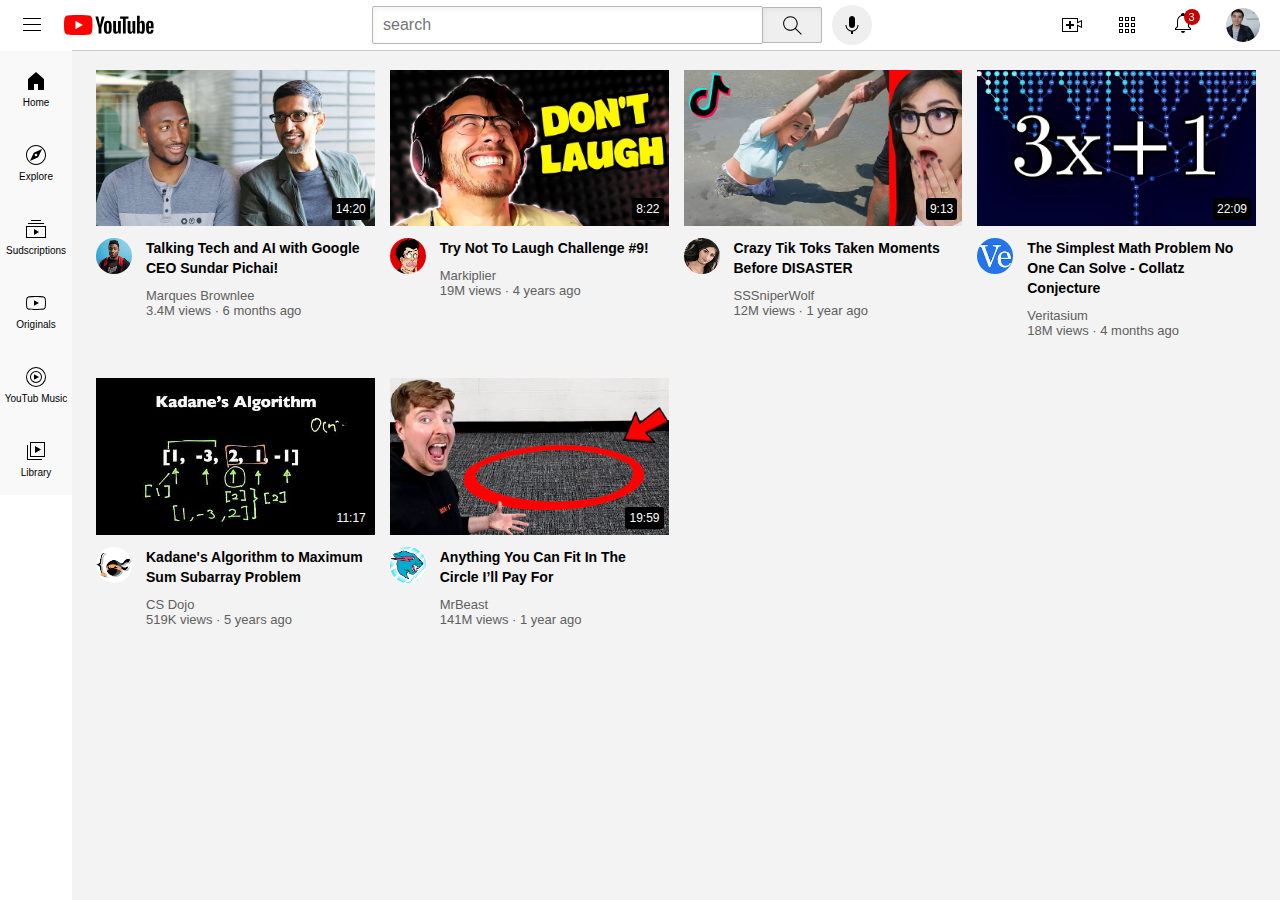
<file: index.html>
<!DOCTYPE html>
<html>
  <head>
    <title>youtub.com clone</title>
    <link rel="stylesheet" href="css-files/video.css">
    <link rel="stylesheet" href="css-files/headder.css">
    <link rel="stylesheet" href="css-files/general.css">
    <link rel="preconnect" href="https://fonts.googleapis.com">
    <link rel="preconnect" href="https://fonts.gstatic.com" crossorigin>
    <link rel="stylesheet" href="css-files/sidebar.css">

  </head>
  <body>
    <div class="header">
      <div class="header-left">
        <img class="hamburger-menu" src="icons/hamburger-menu.svg">
        <img class="youtub-logo" src="icons/youtube-logo.svg">
      </div>
      <div class="hedder-middle">
        <input class="search-bar" type="text" placeholder="search">
        <button class="search-button">
          <img class="search-icon" src="icons/search.svg">
          <div class="tooltip">search</div>
        </button>
        <button class="voice-button">
          <img class="voice-icon" src="icons/voice-search-icon.svg">
          <div class="tooltip">search with your voice</div>
        </button>
      </div>
      <div class="hedder-right">
        <div class="upload-create">
          <img class="upload-icon" src="icons/upload.svg">
          <div class="tooltip">creat</div>
        </div>
        <img class="youtub-apps-icon" src="icons/youtube-apps.svg">

        <div class="notification-icon-container">
          <img class="notification-icon" src="icons/notifications.svg">
          <div class="notification-count">
            3
          </div>
        </div>
        <img class="current-user-picture" src="chanan-picture/my-channel.jpeg">
      </div>
    </div>

    <div class="sidebar">
      <div class="sidebar-link">
        <img src="sidebar/home.svg">
        <div>Home</div>
      </div>
      <div class="sidebar-link">
        <img src="sidebar/explore.svg">
        <div>Explore</div>
      </div>
      <div class="sidebar-link">
        <img src="sidebar/subscriptions.svg">
        <div>Sudscriptions</div>
      </div>
      <div class="sidebar-link">
        <img src="sidebar/originals.svg">
        <div>Originals</div>
      </div>
      <div class="sidebar-link">
        <img src="sidebar/youtube-music.svg">
        <div>YouTub Music</div>
      </div>
      <div class="sidebar-link">
        <img src="sidebar/library.svg">
        <div>Library</div>
      </div>
    </div>

    <div class="video-grid">
      <div class="video-prewview">
        <div class="thmbnile-row">
          <img class="thmbnile" src="thumbminal/thumbnail-1.webp">
          <div class="video-time">
            14:20
          </div>
        </div>
        <div class="video-info-grid">
          <div class="channel-picture">
            <img class="profile-picture" src="chanan-picture/channel-1.jpeg">
          </div>
          <div class="video-info">
            <p class="title">
              Talking Tech and AI with Google CEO Sundar Pichai!
            </p>
            <p class="author">
              Marques Brownlee
            </p>
            <p class="views">
              3.4M views &#183; 6 months ago
            </p>
          </div>
        </div>
      </div>

      <div class="video-prewview">
        <div class="thmbnile-row">
          <img class="thmbnile" src="thumbminal/thumbnail-2.webp">
          <div class="video-time">
            8:22
          </div>
        </div>
        <div class="video-info-grid">
          <div class="channel-picture">
            <img class="profile-picture" src="chanan-picture/channel-2.jpeg">
          </div>
          <div class="video-info">
            <p class="title">
              Try Not To Laugh Challenge #9!
            </p>
            <p class="author">
              Markiplier
            </p>
            <p class="views">
              19M views &#183; 4 years ago
            </p>
          </div>
        </div>
      </div>
      <div class="video-prewview">
        <div class="thmbnile-row">
          <img class="thmbnile" src="thumbminal/thumbnail-3.webp">
          <div class="video-time">
            9:13
          </div>
        </div>
        <div class="video-info-grid">
          <div class="channel-picture">
            <img class="profile-picture" src="chanan-picture/channel-3.jpeg">
          </div>
          <div class="video-info">
            <p class="title">
              Crazy Tik Toks Taken Moments Before DISASTER
            </p>
            <p class="author">
              SSSniperWolf
            </p>
            <p class="views">
              12M views &#183; 1 year ago
            </p>
          </div>
        </div>
      </div>

      <div class="video-prewview">
        <div class="thmbnile-row">
          <img class="thmbnile" src="thumbminal/thumbnail-4.webp">
          <div class="video-time">
            22:09
          </div>
        </div>
        <div class="video-info-grid">
          <div class="channel-picture">
            <img class="profile-picture" src="chanan-picture/channel-4.jpeg">
          </div>
          <div class="video-info">
            <p class="title">
              The Simplest Math Problem No One Can Solve - Collatz Conjecture
            </p>
            <p class="author">
              Veritasium
            </p>
            <p class="views">
              18M views &#183; 4 months ago
            </p>
          </div>
        </div>
      </div>
      <div class="video-prewview">
        <div class="thmbnile-row">
          <img class="thmbnile" src="thumbminal/thumbnail-5.webp">
          <div class="video-time">
            11:17
          </div>
        </div>
        <div class="video-info-grid">
          <div class="channel-picture">
            <img class="profile-picture" src="chanan-picture/channel-5.jpeg">
          </div>
          <div class="video-info">
            <p class="title">
              Kadane's Algorithm to Maximum Sum Subarray Problem
            </p>
            <p class="author">
              CS Dojo
            </p>
            <p class="views">
              519K views &#183; 5 years ago
            </p>
          </div>
        </div>
      </div>

      <div class="video-prewview">
        <div class="thmbnile-row">
          <img class="thmbnile" src="thumbminal/thumbnail-6.webp">
          <div class="video-time">
            19:59
          </div>
        </div>
        <div class="video-info-grid">
          <div class="channel-picture">
            <img class="profile-picture" src="chanan-picture/channel-6.jpeg">
          </div>
          <div class="video-info">
            <p class="title">
              Anything You Can Fit In The Circle I’ll Pay For
            </p>
            <p class="author">
              MrBeast
            </p>
            <p class="views">
              141M views &#183; 1 year ago
            </p>
          </div>
        </div>
      </div>
    </div>
  </body>
</html>
</file>
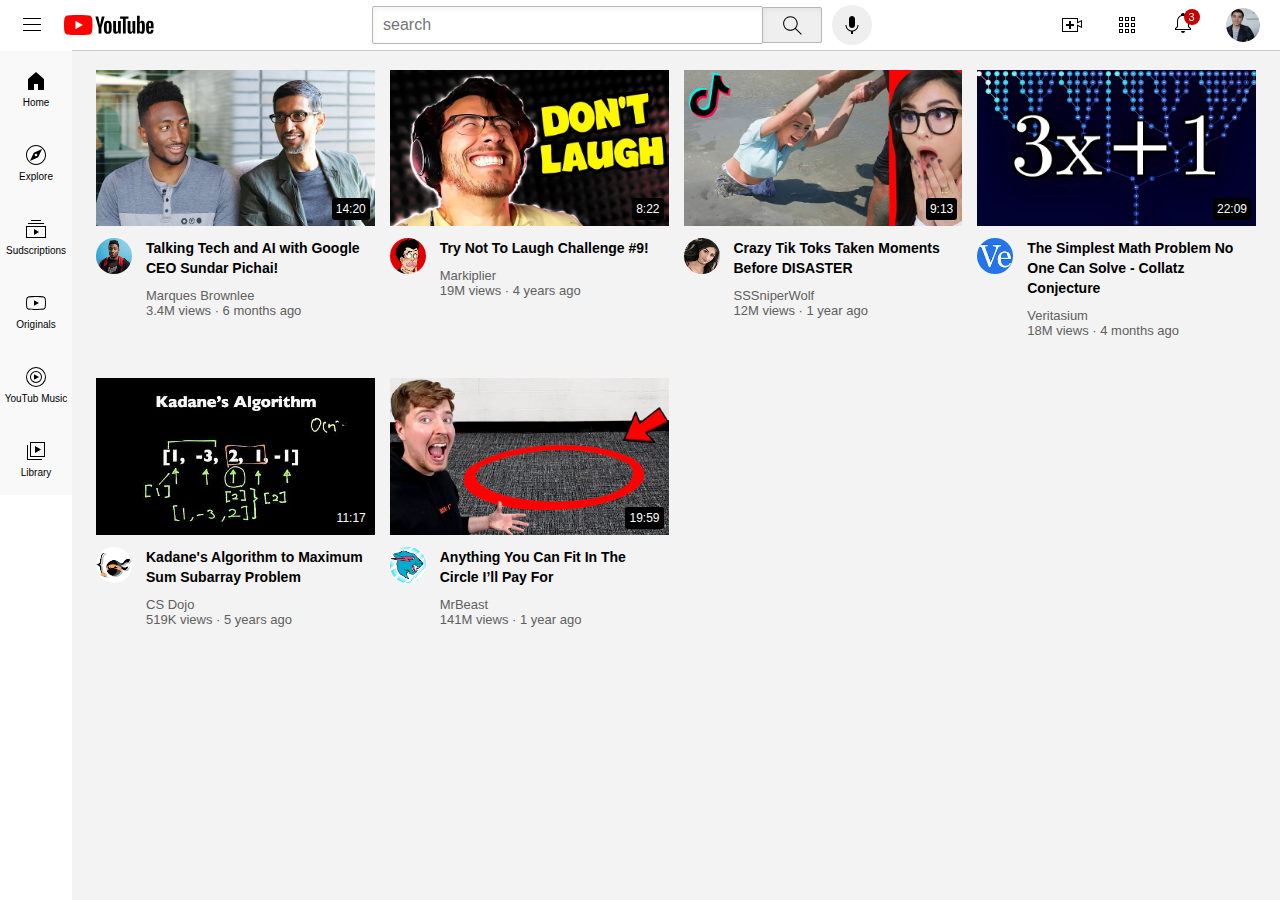
<file: youtube.html>
<!DOCTYPE html>
<html>
  <head>
    <title>youtub.com clone</title>
    <link rel="stylesheet" href="css-files/video.css">
    <link rel="stylesheet" href="css-files/headder.css">
    <link rel="stylesheet" href="css-files/general.css">
    <link rel="preconnect" href="https://fonts.googleapis.com">
    <link rel="preconnect" href="https://fonts.gstatic.com" crossorigin>
    <link rel="stylesheet" href="css-files/sidebar.css">

  </head>
  <body>
    <div class="header">
      <div class="header-left">
        <img class="hamburger-menu" src="icons/hamburger-menu.svg">
        <img class="youtub-logo" src="icons/youtube-logo.svg">
      </div>
      <div class="hedder-middle">
        <input class="search-bar" type="text" placeholder="search">
        <button class="search-button">
          <img class="search-icon" src="icons/search.svg">
          <div class="tooltip">search</div>
        </button>
        <button class="voice-button">
          <img class="voice-icon" src="icons/voice-search-icon.svg">
          <div class="tooltip">search with your voice</div>
        </button>
      </div>
      <div class="hedder-right">
        <div class="upload-create">
          <img class="upload-icon" src="icons/upload.svg">
          <div class="tooltip">creat</div>
        </div>
        <img class="youtub-apps-icon" src="icons/youtube-apps.svg">

        <div class="notification-icon-container">
          <img class="notification-icon" src="icons/notifications.svg">
          <div class="notification-count">
            3
          </div>
        </div>
        <img class="current-user-picture" src="chanan-picture/my-channel.jpeg">
      </div>
    </div>

    <div class="sidebar">
      <div class="sidebar-link">
        <img src="sidebar/home.svg">
        <div>Home</div>
      </div>
      <div class="sidebar-link">
        <img src="sidebar/explore.svg">
        <div>Explore</div>
      </div>
      <div class="sidebar-link">
        <img src="sidebar/subscriptions.svg">
        <div>Sudscriptions</div>
      </div>
      <div class="sidebar-link">
        <img src="sidebar/originals.svg">
        <div>Originals</div>
      </div>
      <div class="sidebar-link">
        <img src="sidebar/youtube-music.svg">
        <div>YouTub Music</div>
      </div>
      <div class="sidebar-link">
        <img src="sidebar/library.svg">
        <div>Library</div>
      </div>
    </div>

    <div class="video-grid">
      <div class="video-prewview">
        <div class="thmbnile-row">
          <img class="thmbnile" src="thumbminal/thumbnail-1.webp">
          <div class="video-time">
            14:20
          </div>
        </div>
        <div class="video-info-grid">
          <div class="channel-picture">
            <img class="profile-picture" src="chanan-picture/channel-1.jpeg">
          </div>
          <div class="video-info">
            <p class="title">
              Talking Tech and AI with Google CEO Sundar Pichai!
            </p>
            <p class="author">
              Marques Brownlee
            </p>
            <p class="views">
              3.4M views &#183; 6 months ago
            </p>
          </div>
        </div>
      </div>

      <div class="video-prewview">
        <div class="thmbnile-row">
          <img class="thmbnile" src="thumbminal/thumbnail-2.webp">
          <div class="video-time">
            8:22
          </div>
        </div>
        <div class="video-info-grid">
          <div class="channel-picture">
            <img class="profile-picture" src="chanan-picture/channel-2.jpeg">
          </div>
          <div class="video-info">
            <p class="title">
              Try Not To Laugh Challenge #9!
            </p>
            <p class="author">
              Markiplier
            </p>
            <p class="views">
              19M views &#183; 4 years ago
            </p>
          </div>
        </div>
      </div>
      <div class="video-prewview">
        <div class="thmbnile-row">
          <img class="thmbnile" src="thumbminal/thumbnail-3.webp">
          <div class="video-time">
            9:13
          </div>
        </div>
        <div class="video-info-grid">
          <div class="channel-picture">
            <img class="profile-picture" src="chanan-picture/channel-3.jpeg">
          </div>
          <div class="video-info">
            <p class="title">
              Crazy Tik Toks Taken Moments Before DISASTER
            </p>
            <p class="author">
              SSSniperWolf
            </p>
            <p class="views">
              12M views &#183; 1 year ago
            </p>
          </div>
        </div>
      </div>

      <div class="video-prewview">
        <div class="thmbnile-row">
          <img class="thmbnile" src="thumbminal/thumbnail-4.webp">
          <div class="video-time">
            22:09
          </div>
        </div>
        <div class="video-info-grid">
          <div class="channel-picture">
            <img class="profile-picture" src="chanan-picture/channel-4.jpeg">
          </div>
          <div class="video-info">
            <p class="title">
              The Simplest Math Problem No One Can Solve - Collatz Conjecture
            </p>
            <p class="author">
              Veritasium
            </p>
            <p class="views">
              18M views &#183; 4 months ago
            </p>
          </div>
        </div>
      </div>
      <div class="video-prewview">
        <div class="thmbnile-row">
          <img class="thmbnile" src="thumbminal/thumbnail-5.webp">
          <div class="video-time">
            11:17
          </div>
        </div>
        <div class="video-info-grid">
          <div class="channel-picture">
            <img class="profile-picture" src="chanan-picture/channel-5.jpeg">
          </div>
          <div class="video-info">
            <p class="title">
              Kadane's Algorithm to Maximum Sum Subarray Problem
            </p>
            <p class="author">
              CS Dojo
            </p>
            <p class="views">
              519K views &#183; 5 years ago
            </p>
          </div>
        </div>
      </div>

      <div class="video-prewview">
        <div class="thmbnile-row">
          <img class="thmbnile" src="thumbminal/thumbnail-6.webp">
          <div class="video-time">
            19:59
          </div>
        </div>
        <div class="video-info-grid">
          <div class="channel-picture">
            <img class="profile-picture" src="chanan-picture/channel-6.jpeg">
          </div>
          <div class="video-info">
            <p class="title">
              Anything You Can Fit In The Circle I’ll Pay For
            </p>
            <p class="author">
              MrBeast
            </p>
            <p class="views">
              141M views &#183; 1 year ago
            </p>
          </div>
        </div>
      </div>
    </div>
  </body>
</html>
</file>
<file: css-files/video.css>
.thmbnile {
  width: 100%;
}

.video-info-grid{
  display: grid;
  grid-template-columns: 50px 1fr;
}

.profile-picture {
  width: 36px;
  border-radius: 50px;
}
.title{
  margin-top: 0;
  font-size: 14px;
  font-weight: 600;
  line-height: 20px;
  margin-bottom: 10px;
}
.thmbnile-row{
  margin-bottom: 8px;
  position: relative;
}
.author,.views{
  font-size: 13px;
  color: rgb(96, 96, 96);
}
.video-grid{
  display: grid;
  grid-template-columns: 1fr 1fr 1fr;
  column-gap: 15px;
  row-gap: 40px;
}

@media (max-width: 750px) {
  .video-grid {
    grid-template-columns: 1fr 1fr;
  }
}

@media (min-width: 751px) and (max-width:999px) {
  .video-grid{
    grid-template-columns: 1fr 1fr 1fr;
  }
}

@media (min-width: 1000px) {
  .video-grid{
    grid-template-columns: 1fr 1fr 1fr 1fr;
  }
}



.video-time{
  font-family: Roboto,Arial;
  font-size: 12px;
  font-weight: 500;
  padding: 4px ;
  border-radius: 3px;
  background-color: black;
  color: white;
  position: absolute;
  bottom: 10px;
  right: 5px;
}
</file>
<file: css-files/headder.css>
.header{
  height: 50px;
  display: flex;
  flex-direction: row;
  justify-content: space-between;

  position: fixed;
  top: 0;
  left: 0;
  right: 0;
  background-color: white;
  border-bottom-width: 1px;
  border-bottom-style: solid;
  border-bottom-color: rgb(201, 199, 199);
  z-index: 100;

}

.header-left{
  display: flex;
  align-items: center;
}

.hamburger-menu{
  height: 24px;
  margin-left: 20px;
  margin-right: 20px;

}

.youtub-logo{
  height: 20px;
}
.hedder-middle{
  flex: 1;
  margin-left: 60px;
  margin-right: 30px;
  max-width: 500px;
  display: flex;
  align-items: center;
}

.search-bar{
  flex: 1;
  height: 34px;
  padding-left: 10px;
  font-size: 17px;
  border-width: 1px;
  border-style: solid;
  border-color: rgb(183, 183, 183);
  border-radius: 2px;
  box-shadow: inset 1px 2px 5px rgba(0, 0, 0, 0.05);
  width: 0;
}

.search-bar::placeholder{
  font-family: Roboto, Arial;
  font-size: 16px;

}

.search-button {
  height: 36px;
  width: 60px;
  border-width: 1px;
  border-style: solid;
  border-color: rgb(183, 183, 183);
  border-radius: 2px;
  box-shadow: inset 1px 2px 5px rgba(0, 0, 0, 0.05);
  margin-left: -1px;
  margin-right: 10px;
}

.search-button,
.voice-button , .upload-create {
  display: flex;
  justify-content: center;
  position: relative;
  align-items: center;
}
.search-button .tooltip, .voice-button .tooltip,
.upload-create .tooltip{
  font-family: Roboto,Arial;
  position: absolute;
  background-color: gray;
  color: white;
  padding-top: 4px;
  padding-bottom: 4px;
  padding-left: 8px;
  padding-right: 8px;
  font-size: 12px;
  bottom: -30px;
  opacity: 0;
  transition: opacity 0.15s;
  pointer-events: none;
  white-space: nowrap;
}

.search-button:hover .tooltip, 
.voice-button:hover .tooltip,
.upload-create:hover .tooltip {
  opacity: 1;
}


.search-icon{
  height: 25px;
}

.voice-button{
  height: 40px;
  width: 40px;
  border-radius: 20px;
  border: 0px;
}

.voice-icon{
  height: 24px;

}
.hedder-right{
  width: 200px;
  display: flex;
  align-items: center;
  justify-content: space-between;
  margin-right: 20px;
  flex-shrink: 0;
}
.upload-icon{
  height: 24px;
}

.youtub-apps-icon{
  height: 24px;
}

.notification-icon{
  height: 24px;

}

.notification-icon-container {
  position: relative;
}

.notification-count {
  position: absolute;
  top: -2px;
  right: -5px;
  background-color: rgb(200,0,0);
  color: white;
  border-radius: 32px;
  font-family: Roboto,Arial;
  font-size: 11px;
  padding-left: 5px;
  padding-right: 5px;
  padding-top: 2px;
  padding-bottom: 2px;
}

.current-user-picture{
  height: 34px;
  border-radius: 16px;

}
</file>
<file: css-files/general.css>
p{
  font-family: Roboto, Arial;
  margin-top: 0;
  margin-bottom: 0;
}
body{
  margin: 0;
  padding-top: 70px;
  padding-left: 96px;
  padding-right: 24px;
background-color: rgb(244, 243, 243);
}
</file>
<file: css-files/sidebar.css>
.sidebar {
  position: fixed;
  left: 0;
  bottom: 0;
  top: 46px;
  background-color: white;
  width: 72px;
  z-index: 200;
  padding-top: 5px;
}

.sidebar-link {
  background-color: rgb(250, 249, 249);
  height: 74px;
  display: flex;
  justify-content: center;
  align-items: center;
  flex-direction: column;
  cursor: pointer;
}

.sidebar-link:hover{
  background-color: rgb(238, 238, 238);
}

.sidebar-link img {
  height: 24px;
  margin-bottom: 4px;
}

.sidebar-link div {
  font-family: Roboto, Arial;
  font-size: 10px;

}
</file>
